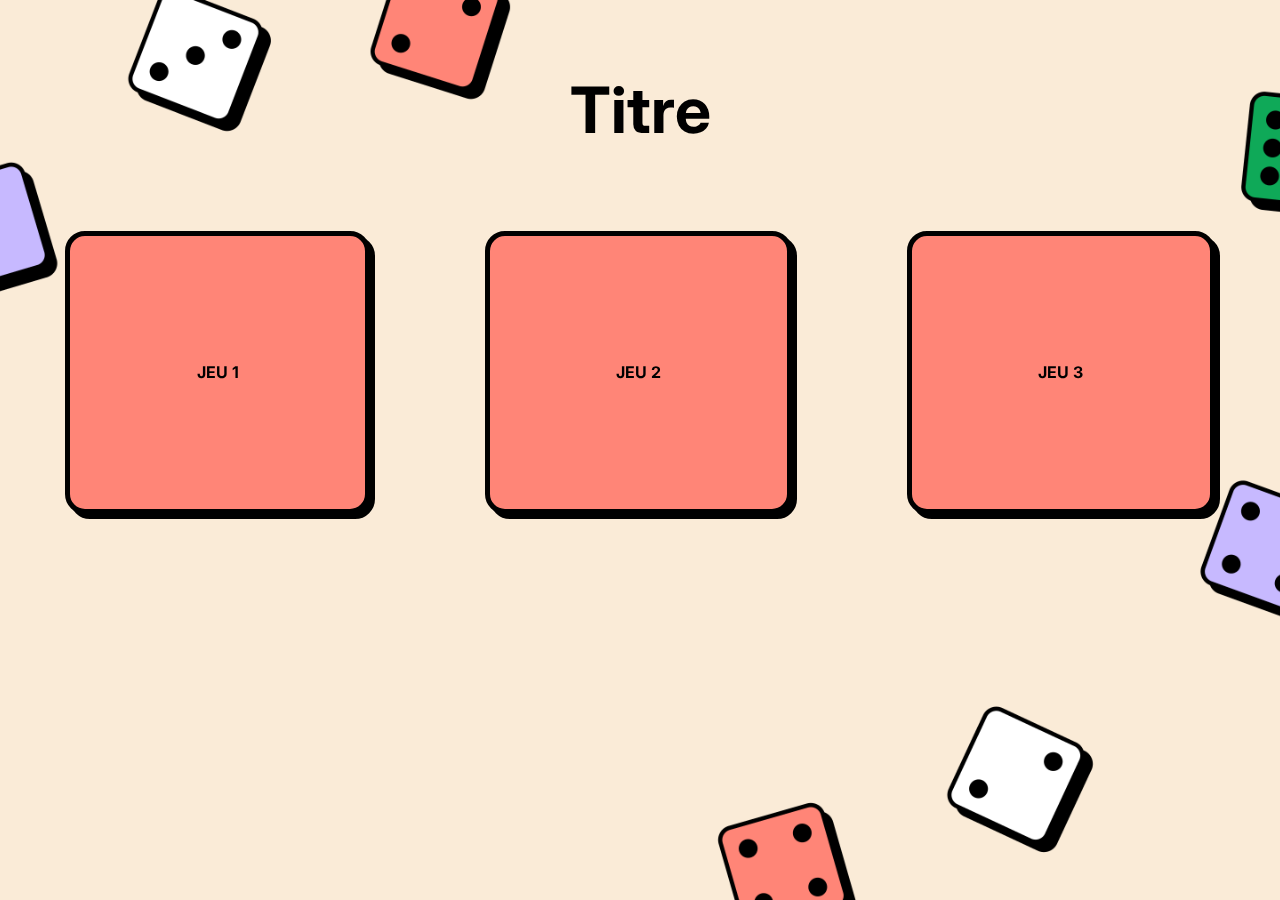
<file: index.html>
<!DOCTYPE html>
<html lang="en">
<head>
    <meta charset="UTF-8">
    <meta name="viewport" content="width=device-width, initial-scale=1.0">
    <link rel="stylesheet" href="styles/style.css">
    <link rel='stylesheet' href='https://cdn-uicons.flaticon.com/3.0.0/uicons-bold-rounded/css/uicons-bold-rounded.css'>
    <title>Document</title>
</head>
<body>
    
    <div class="navbar">
        <a href="login.html"><i class="fi fi-br-portrait"></i></a>
    </div>

    <div class="top-div">
        <h1>Titre</h1>
    </div>

    <div class="center-div">
        <a class="container-style" href="game.html">JEU 1</a>
        <a class="container-style" href="game.html">JEU 2</a>
        <a class="container-style" href="game.html">JEU 3</a>
    </div>

    <script src="js/index.js"></script>
</body>
</html>
</file>
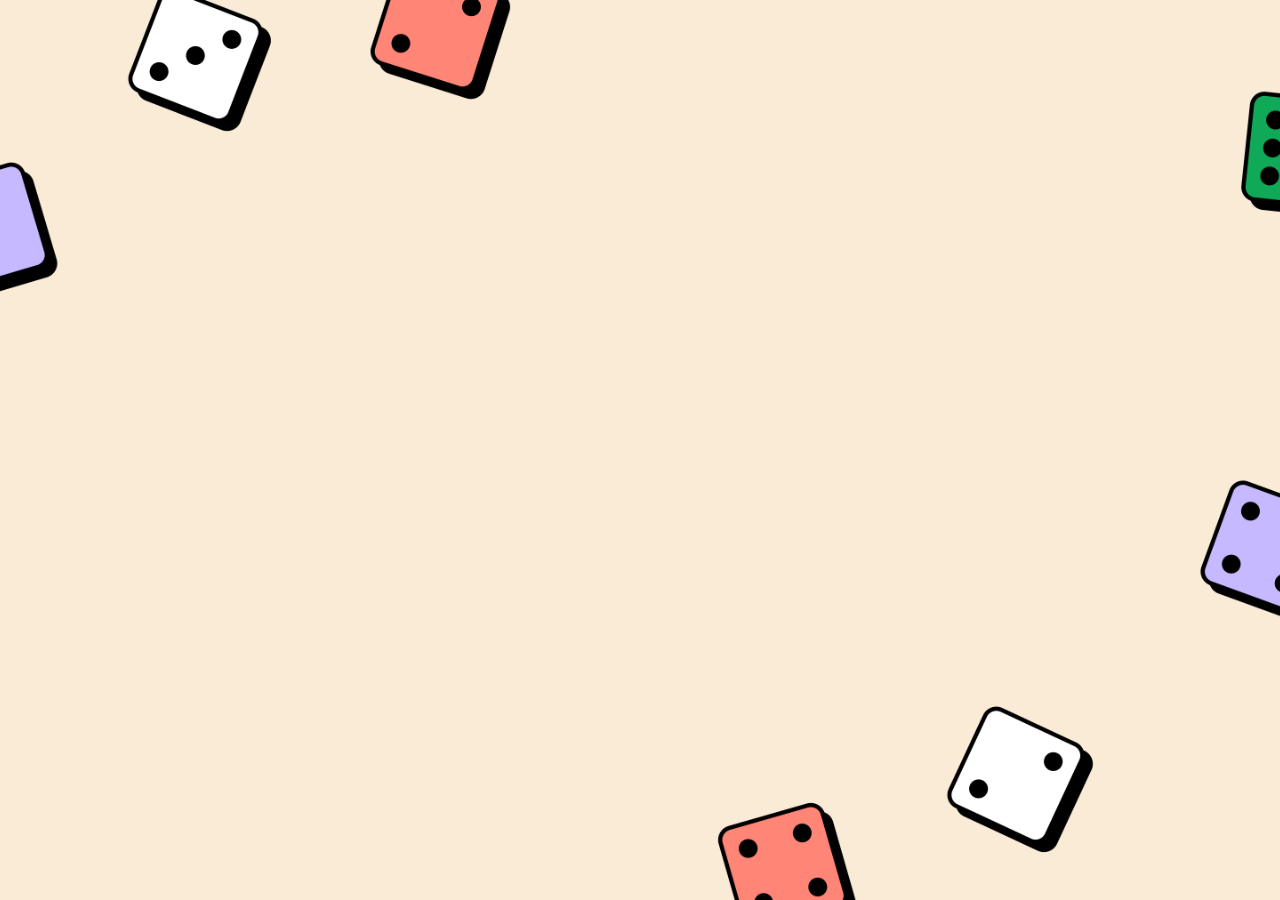
<file: game.html>
<!DOCTYPE html>
<html lang="en">
<head>
    <meta charset="UTF-8">
    <meta name="viewport" content="width=device-width, initial-scale=1.0">
    <link rel="stylesheet" href="styles/style.css">
    <title>Document</title>
</head>
<body>
    
</body>
</html>
</file>
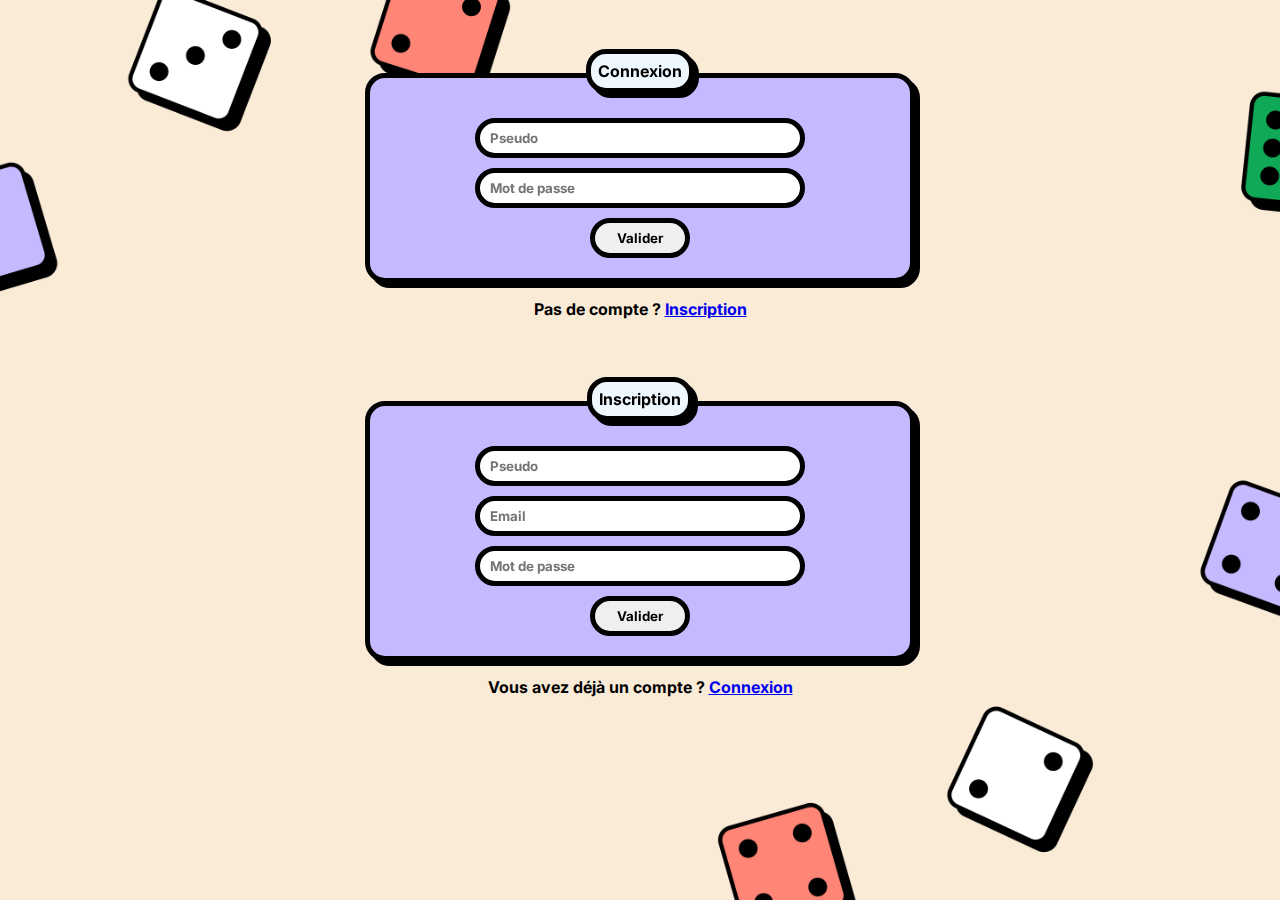
<file: login.html>
<!DOCTYPE html>
<html lang="en">
<head>
    <meta charset="UTF-8">
    <meta name="viewport" content="width=device-width, initial-scale=1.0">
    <link rel="stylesheet" href="styles/style.css">
    <title>Document</title>
</head>
<body>
    <div class="form-div" id="login">
        <h4 class="container-style">Connexion</h4>
        <form class="login-form container-style">
            <input type="text" name="username" placeholder="Pseudo">
            <input type="password" name="password" placeholder="Mot de passe">
            <input type="submit" value="Valider">
        </form>
        <p>Pas de compte ? <a href="login.html">Inscription</a></p>
    </div>

    <div class="form-div" id="signin">
        <h4 class="container-style">Inscription</h4>
        <form class="signin-form container-style">
            <input type="text" name="username" placeholder="Pseudo">
            <input type="email" name="email" placeholder="Email">
            <input type="password" name="password" placeholder="Mot de passe">
            <input type="submit" value="Valider">
        </form>
        <p>Vous avez déjà un compte ? <a href="login.html">Connexion</a></p>
    </div>

    <script src="js/login.js"></script>
</body>
</html>
</file>
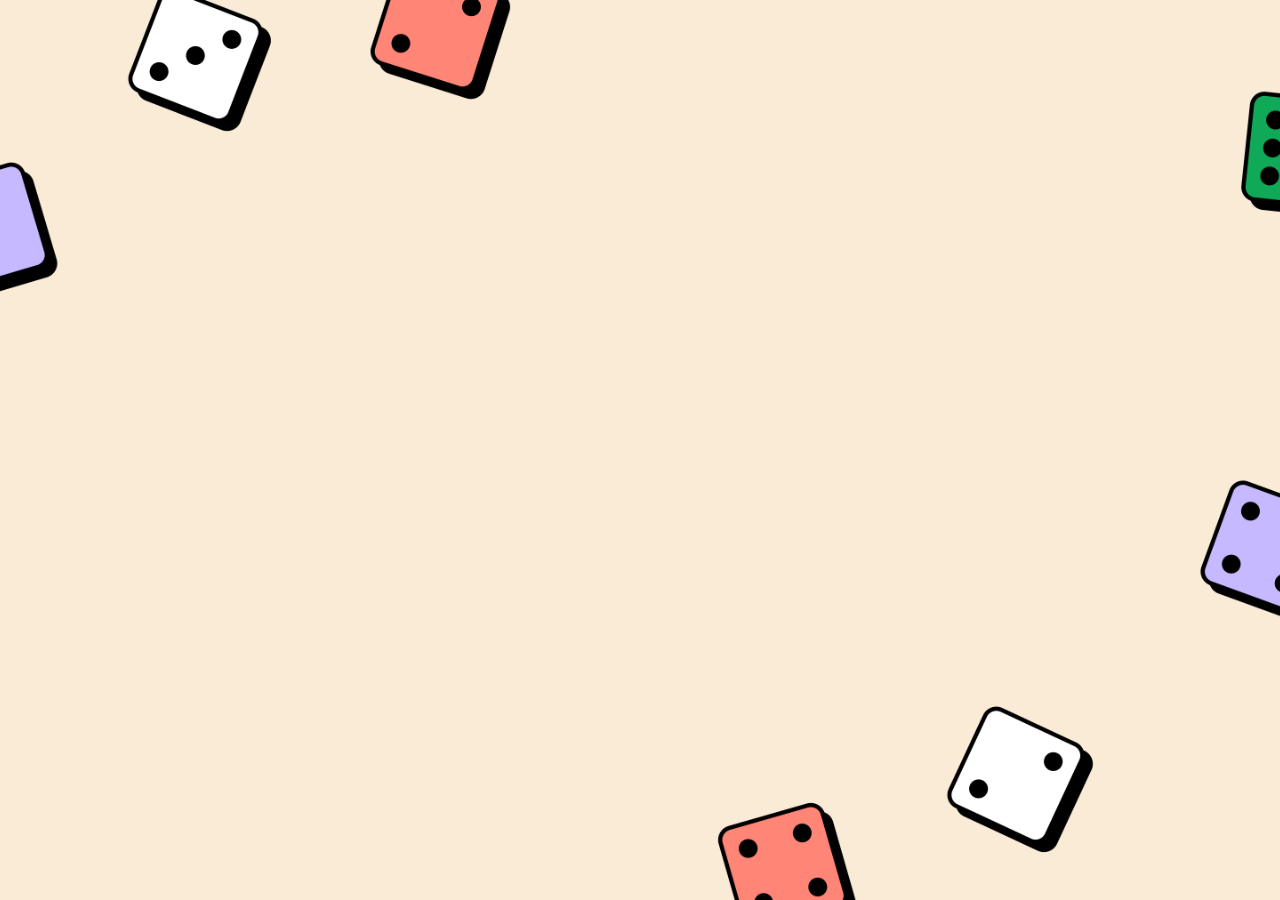
<file: public/views/game.html>
<!DOCTYPE html>
<html lang="en">
<head>
    <meta charset="UTF-8">
    <meta name="viewport" content="width=device-width, initial-scale=1.0">
    <link rel="stylesheet" href="/styles/style.css">
    <title>Document</title>
</head>
<body>
    
</body>
</html>
</file>
<file: styles/style.css>
@import url('https://fonts.googleapis.com/css2?family=Inter:ital,opsz,wght@0,14..32,100..900;1,14..32,100..900&display=swap');

body {
    background-color: #faebd7;
    font-family: 'Inter';
    font-weight: bold;

    background-image: url("../assets/images/background.png");
    background-size: cover;       
    background-position: center;  
    background-repeat: no-repeat;  
    background-attachment: fixed; 
}

.container-style {
    border: 5px solid black;
    border-radius: 20px;
    filter: drop-shadow(5px 5px 0px black) ;
}

/* NAVBAR */

.navbar a{
    font-size: 2.5rem;
    color: black;
    text-decoration: none;
    display: inline-block;
}

.navbar a:hover{
    transform: scale(1.1);
    transition: ease-in-out 0.1s;
}

/* DIV HAUT */
.top-div {
    display: flex;
    justify-content: center;
    font-size: xx-large;
    margin-bottom: 40px;
}

/* DIV CENTRALE */
.center-div {
    display: flex;
    justify-content: space-around;
}

.center-div a{
    background-color:#FF8577;
    padding: 10%;
    overflow: hidden;
    text-decoration: none;
    color: black;
}

.center-div a:hover{
    filter: drop-shadow(10px 10px 0px black) ;
    transform: translate(-5px, -5px);
    transition: ease-in-out 0.2s;
    
    /*
    background-image: url(../assets/images/placeholder.png);
    background-size: cover;       
    background-position: center;  
    background-repeat: no-repeat;  
    background-attachment: fixed; 
    */
}

/* LOGIN FORM */
.form-div {
    display: flex;
    flex-direction: column;
    align-items: center;
}

.form-div h4 {
    background-color: aliceblue;
    padding: 7px;
    margin-bottom: 0px;
    transform: translateY(20px);
    z-index: 2;
}

.login-form, .signin-form{
    background-color:#C7B9FF;
    display: flex;
    flex-direction: column;
    width: 50%;
    max-width: 500px;
    padding: 20px;
    gap: 10px;
    align-items: center;
    padding-top: 40px;
}

.login-form input[type="submit"], .signin-form input[type="submit"] {
    max-width: 20%;
}

.login-form input, .signin-form input{
    border: 5px solid black;
    border-radius: 20px;
    padding: 7px 10px;
    width: 60%;
    font-family: "Inter";
    font-weight: bold;
}
</file>
